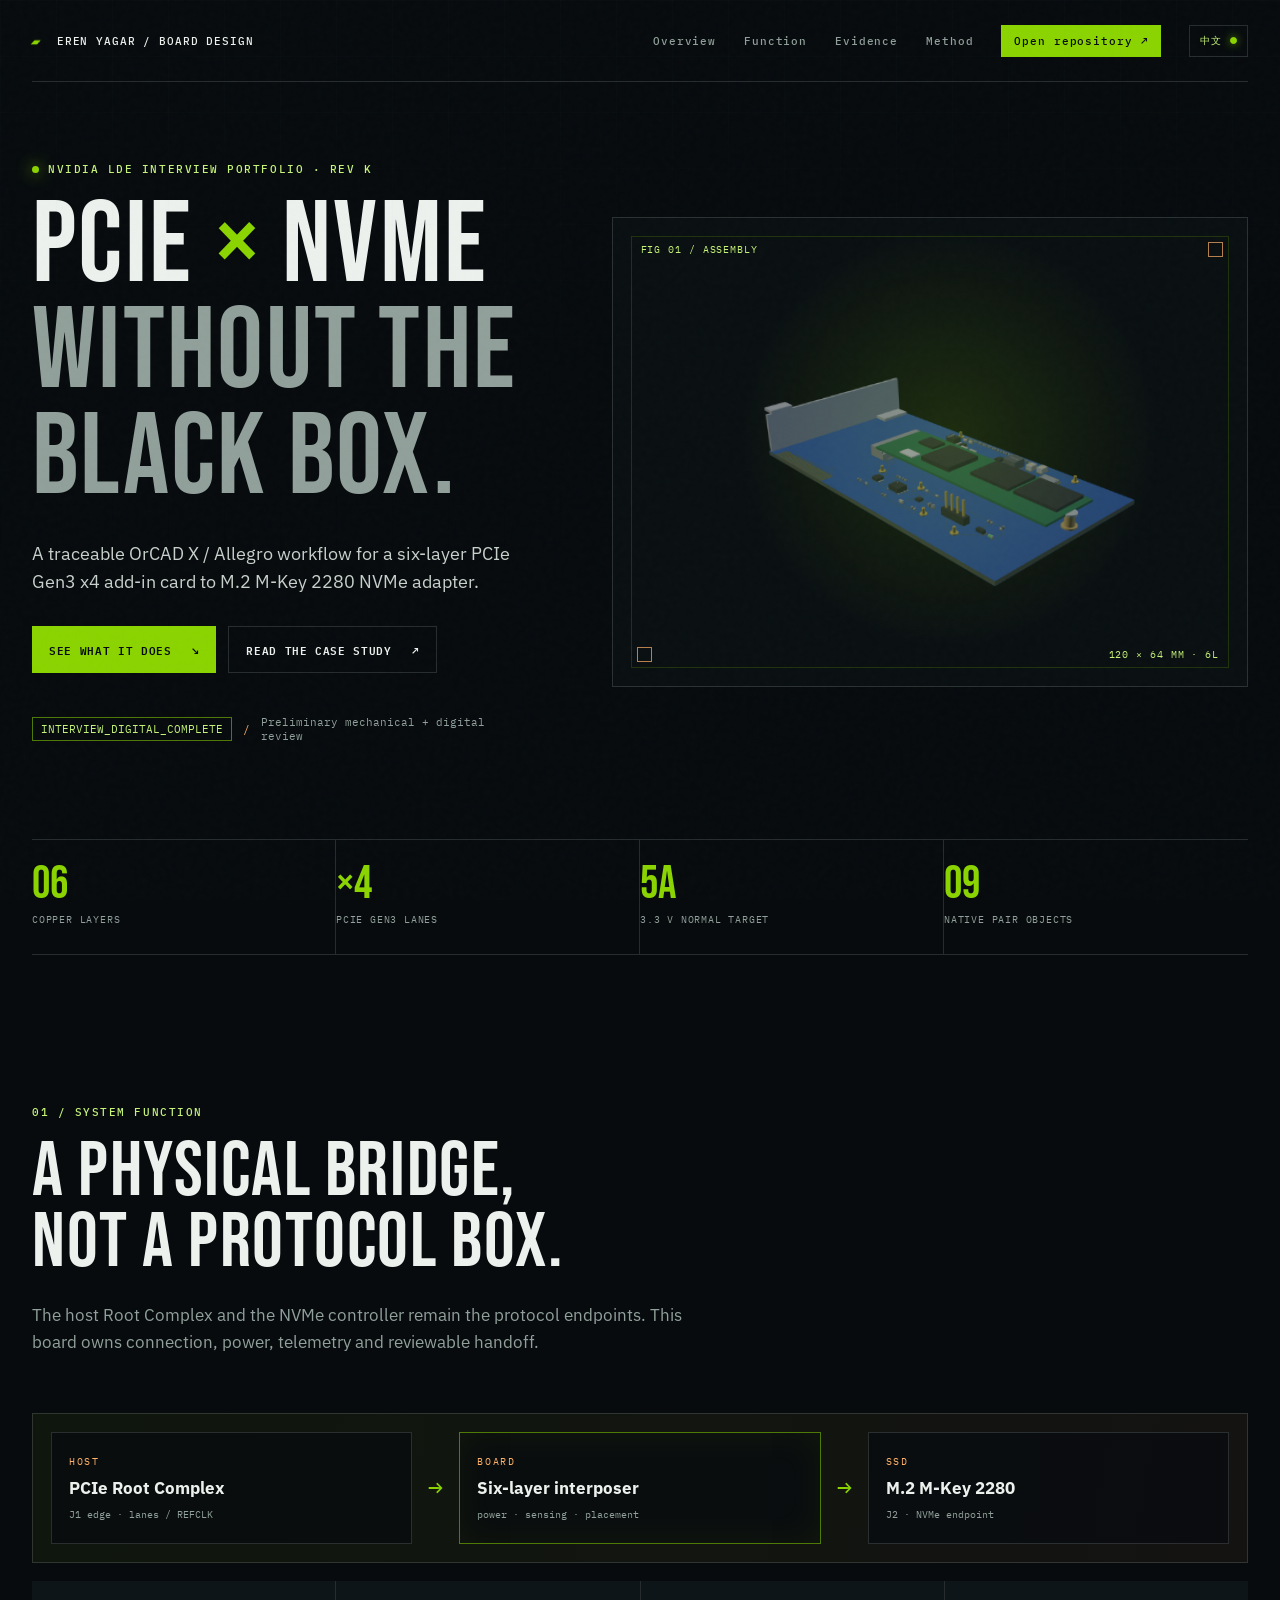
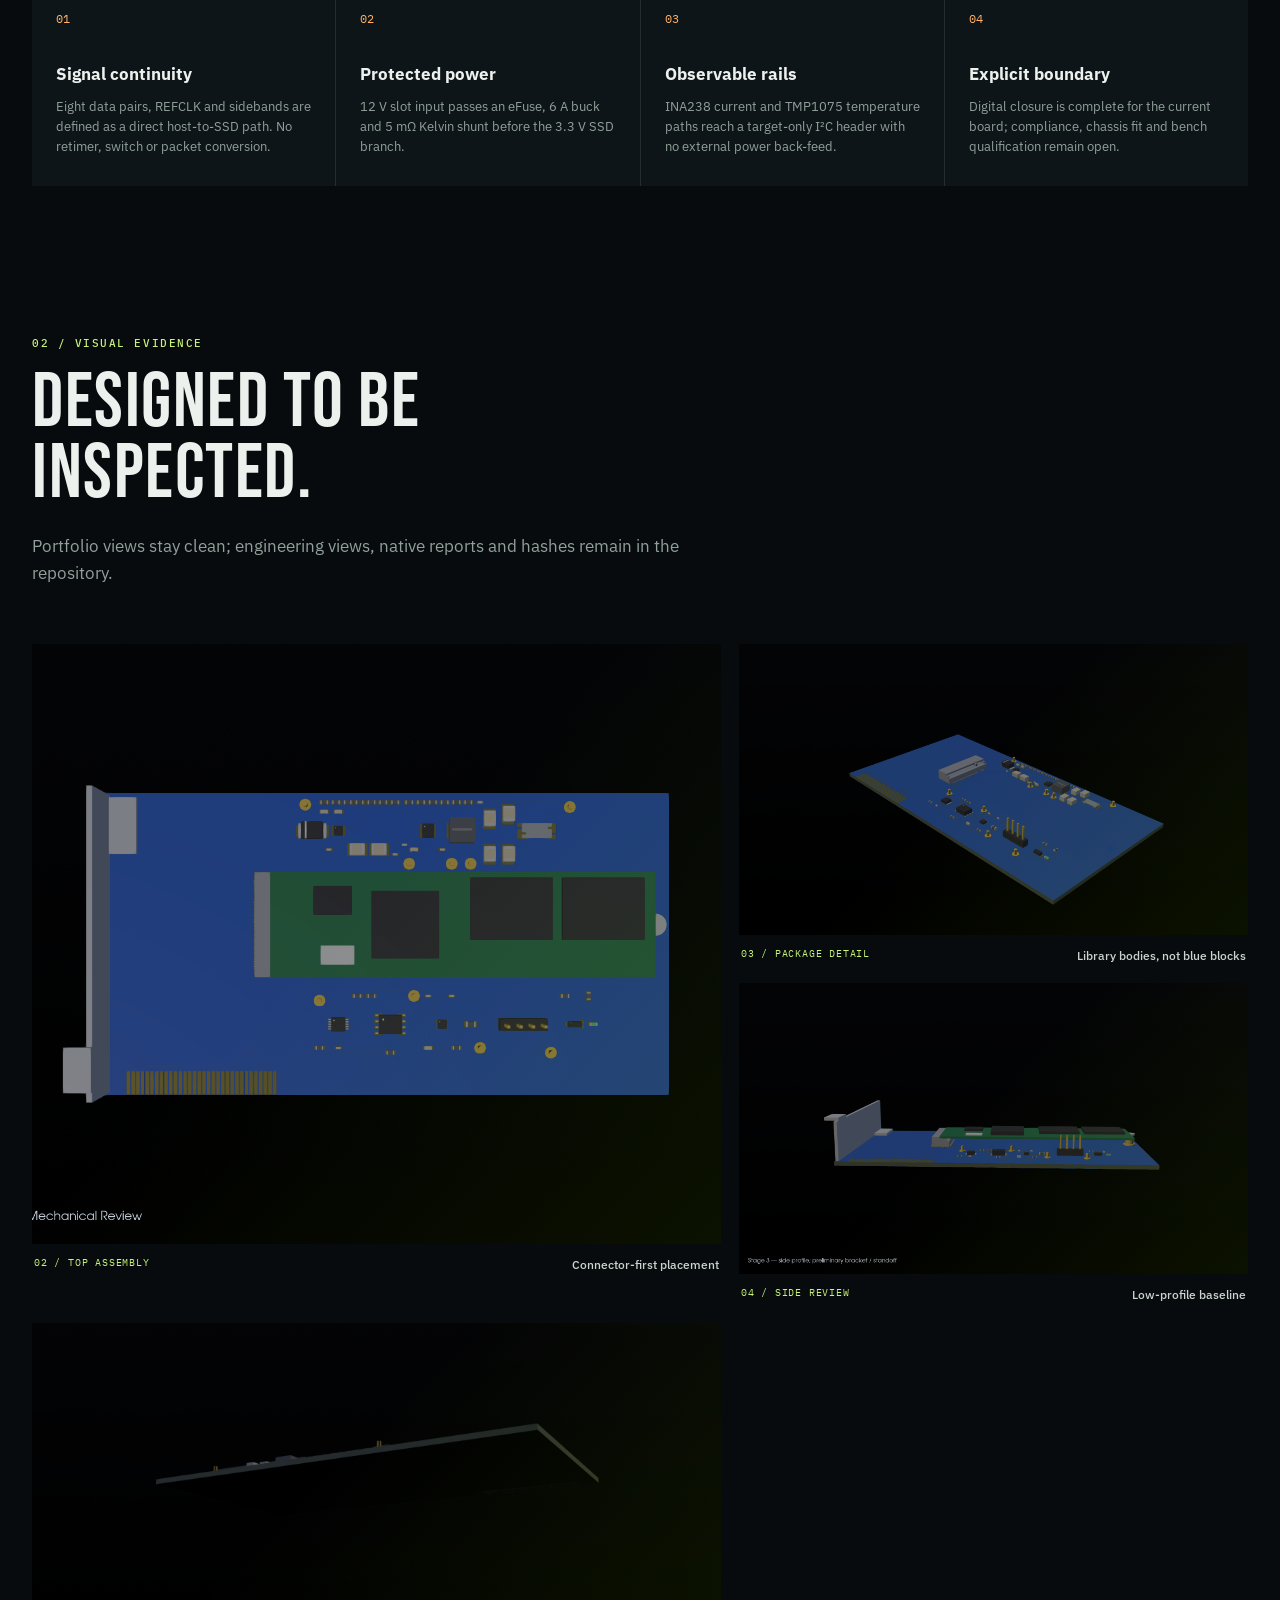
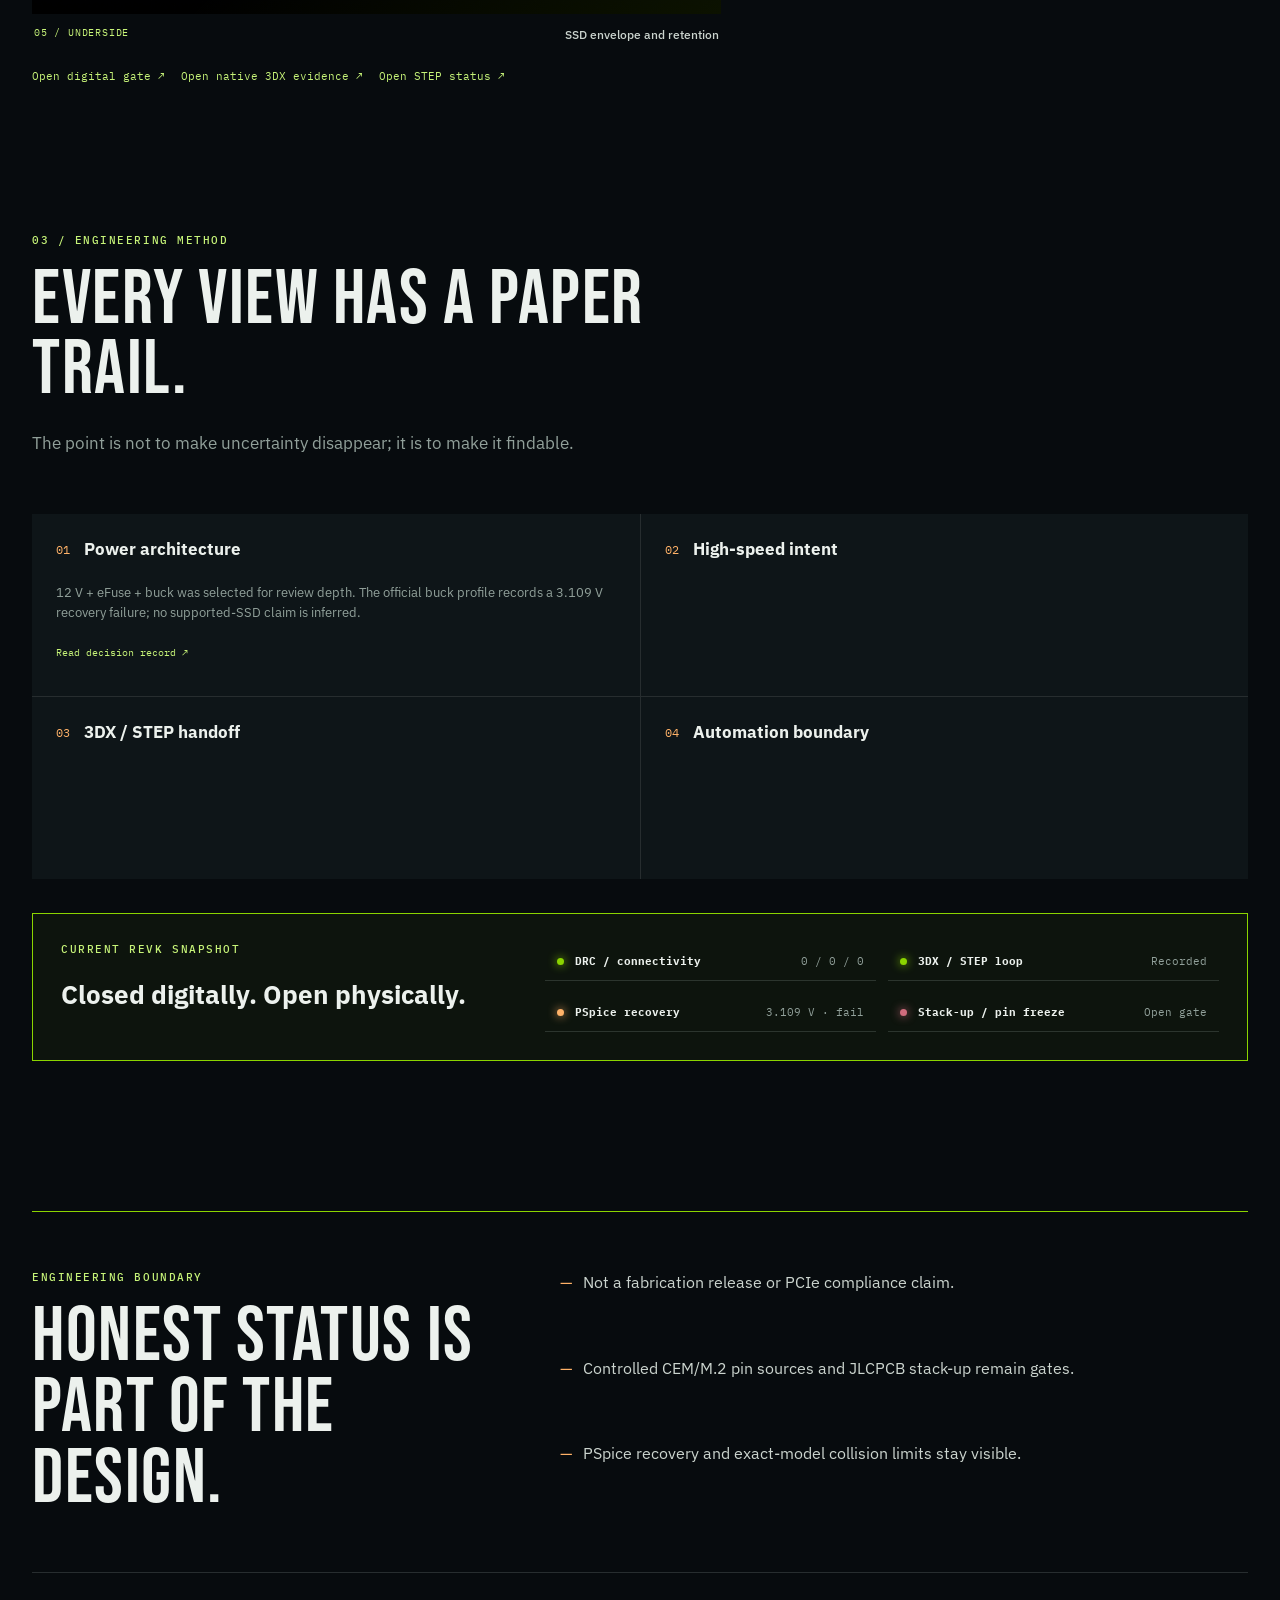
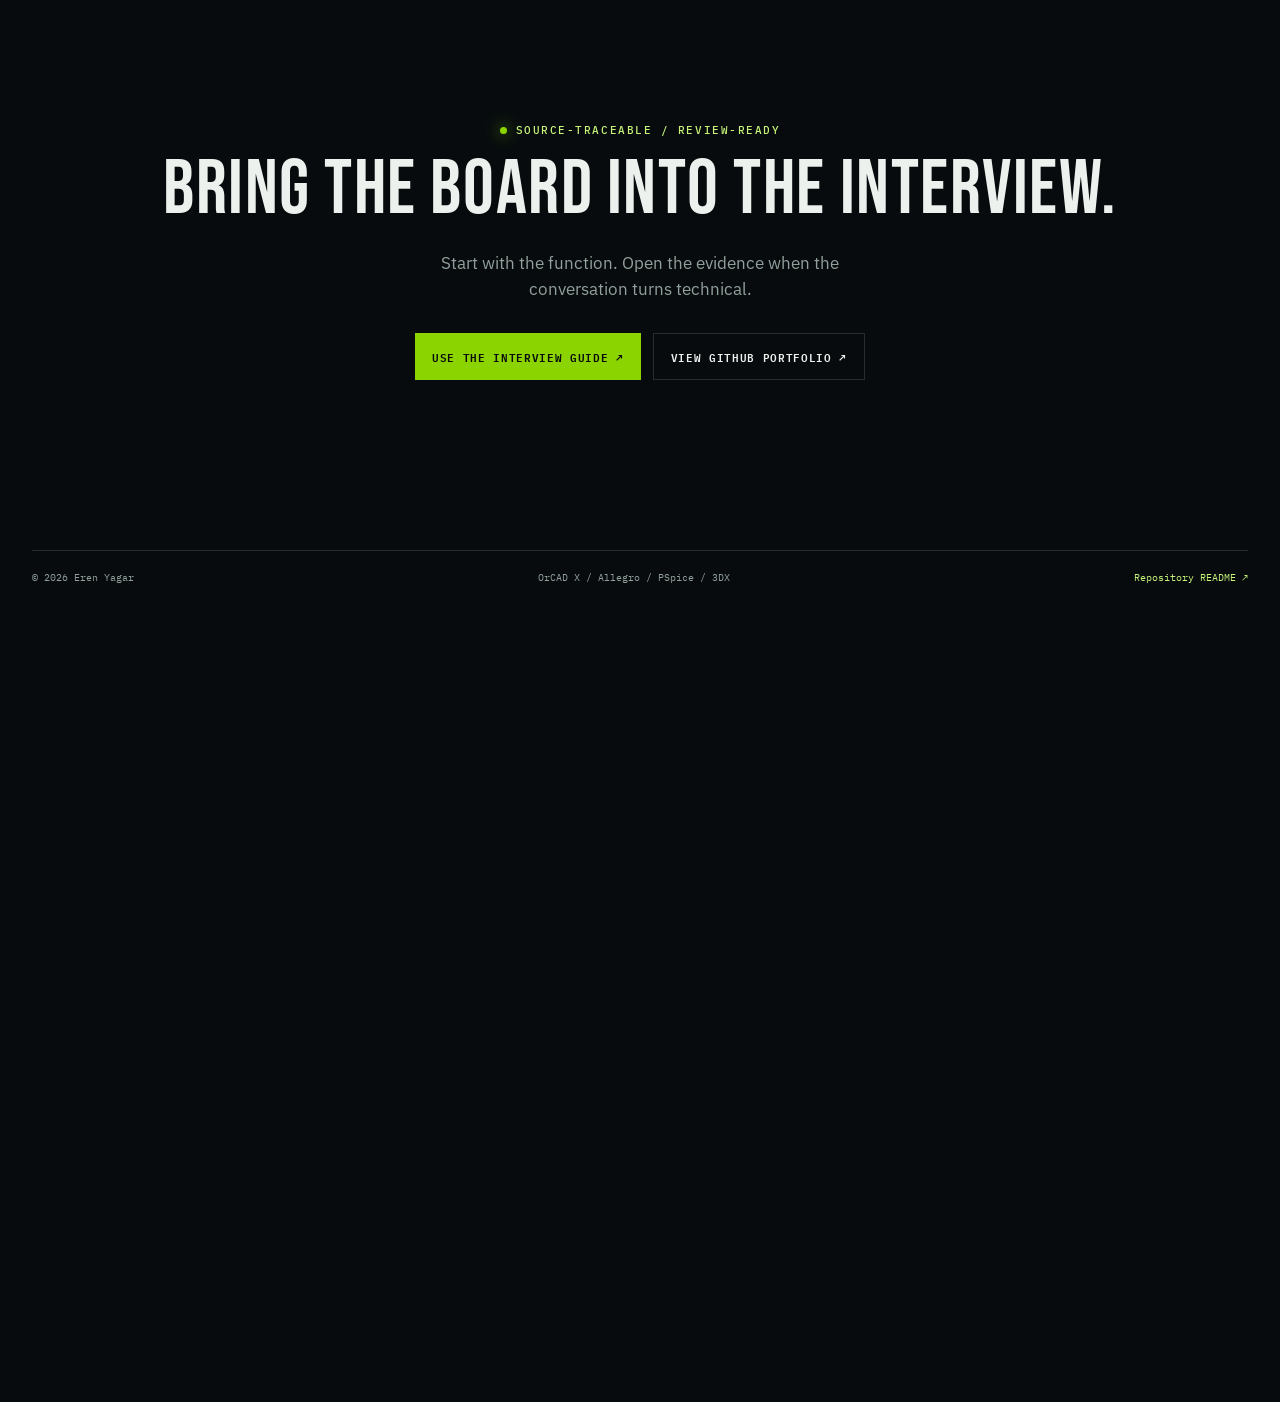
<file: index.html>
<!doctype html>
<html lang="en">
<head>
  <meta charset="utf-8">
  <meta http-equiv="refresh" content="0; url=portfolio/">
  <meta name="viewport" content="width=device-width, initial-scale=1">
  <title>PCIe × NVMe — OrCAD Portfolio</title>
  <style>body{margin:0;background:#070b0e;color:#ecf1ed;font:16px system-ui,sans-serif;display:grid;place-items:center;min-height:100vh}a{color:#8bd400}</style>
</head>
<body>
  <p>Opening the <a href="portfolio/">OrCAD portfolio page</a>…</p>
</body>
</html>
</file>
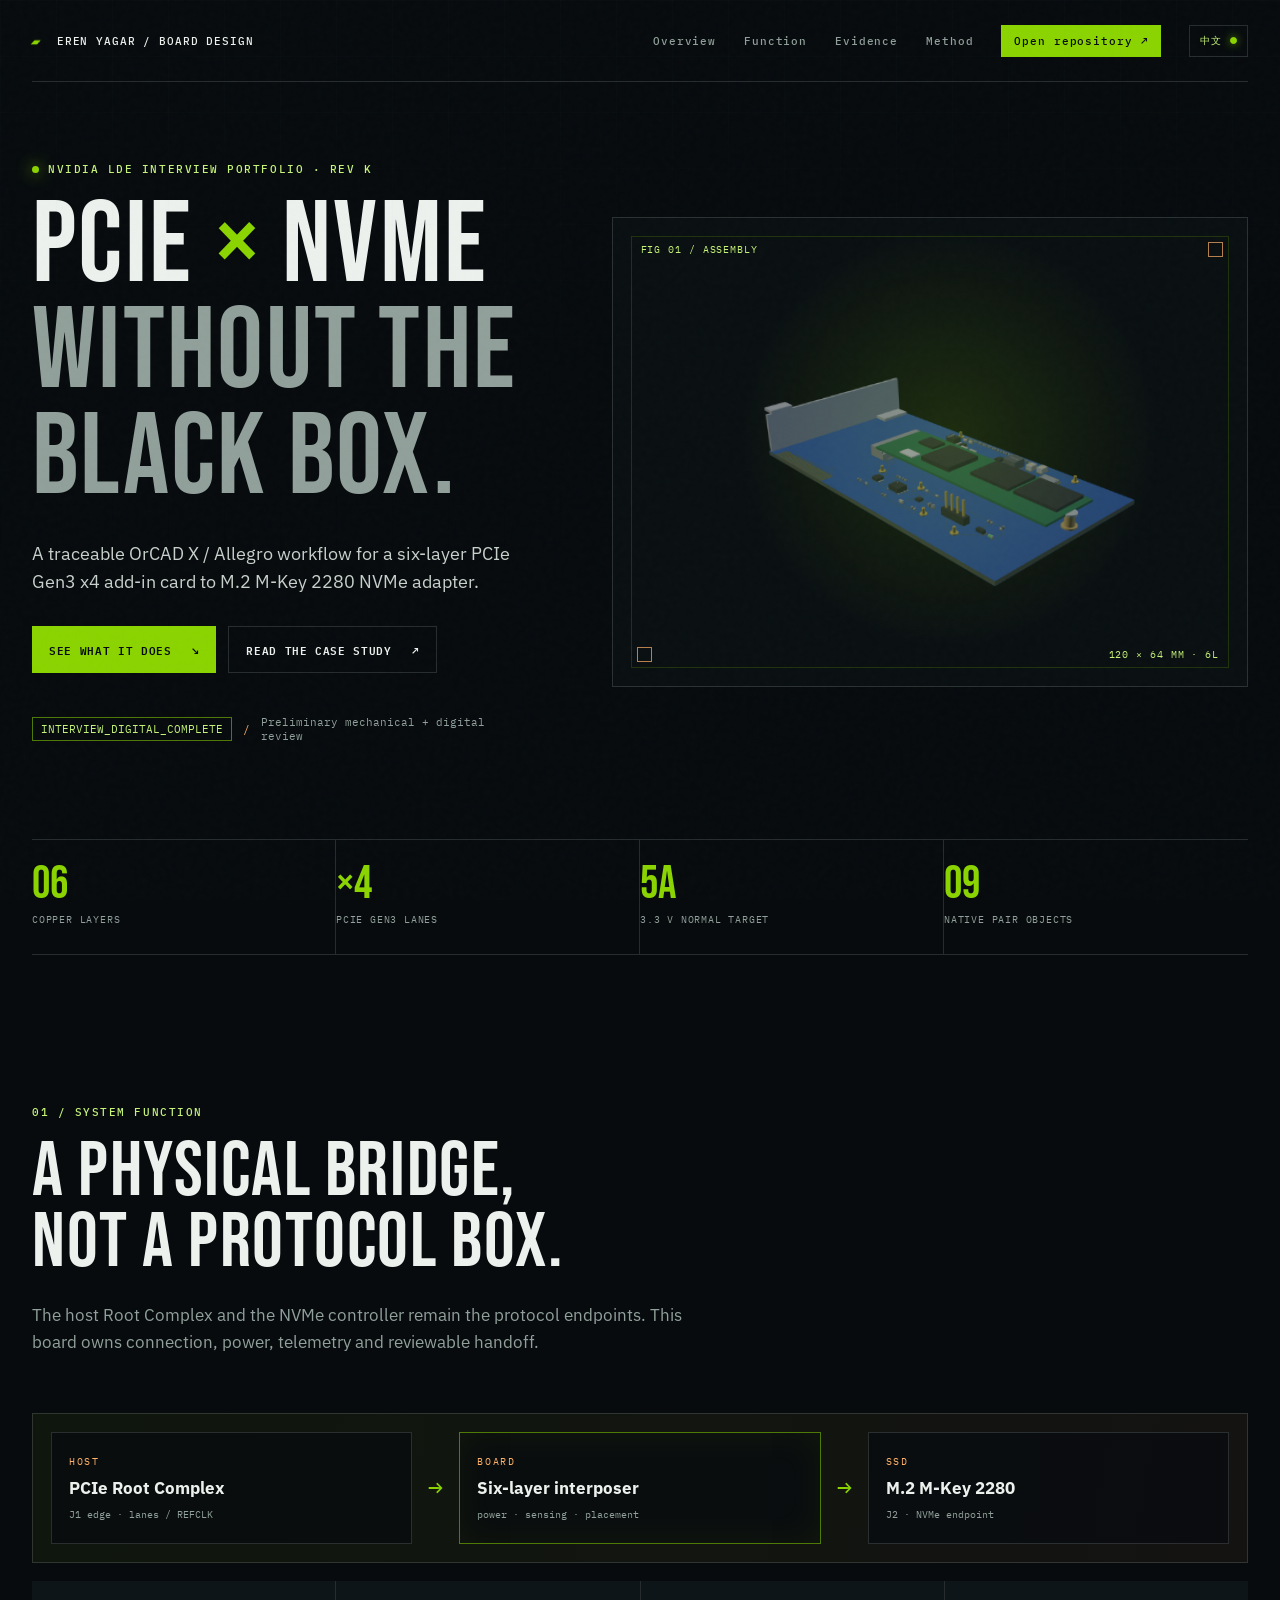
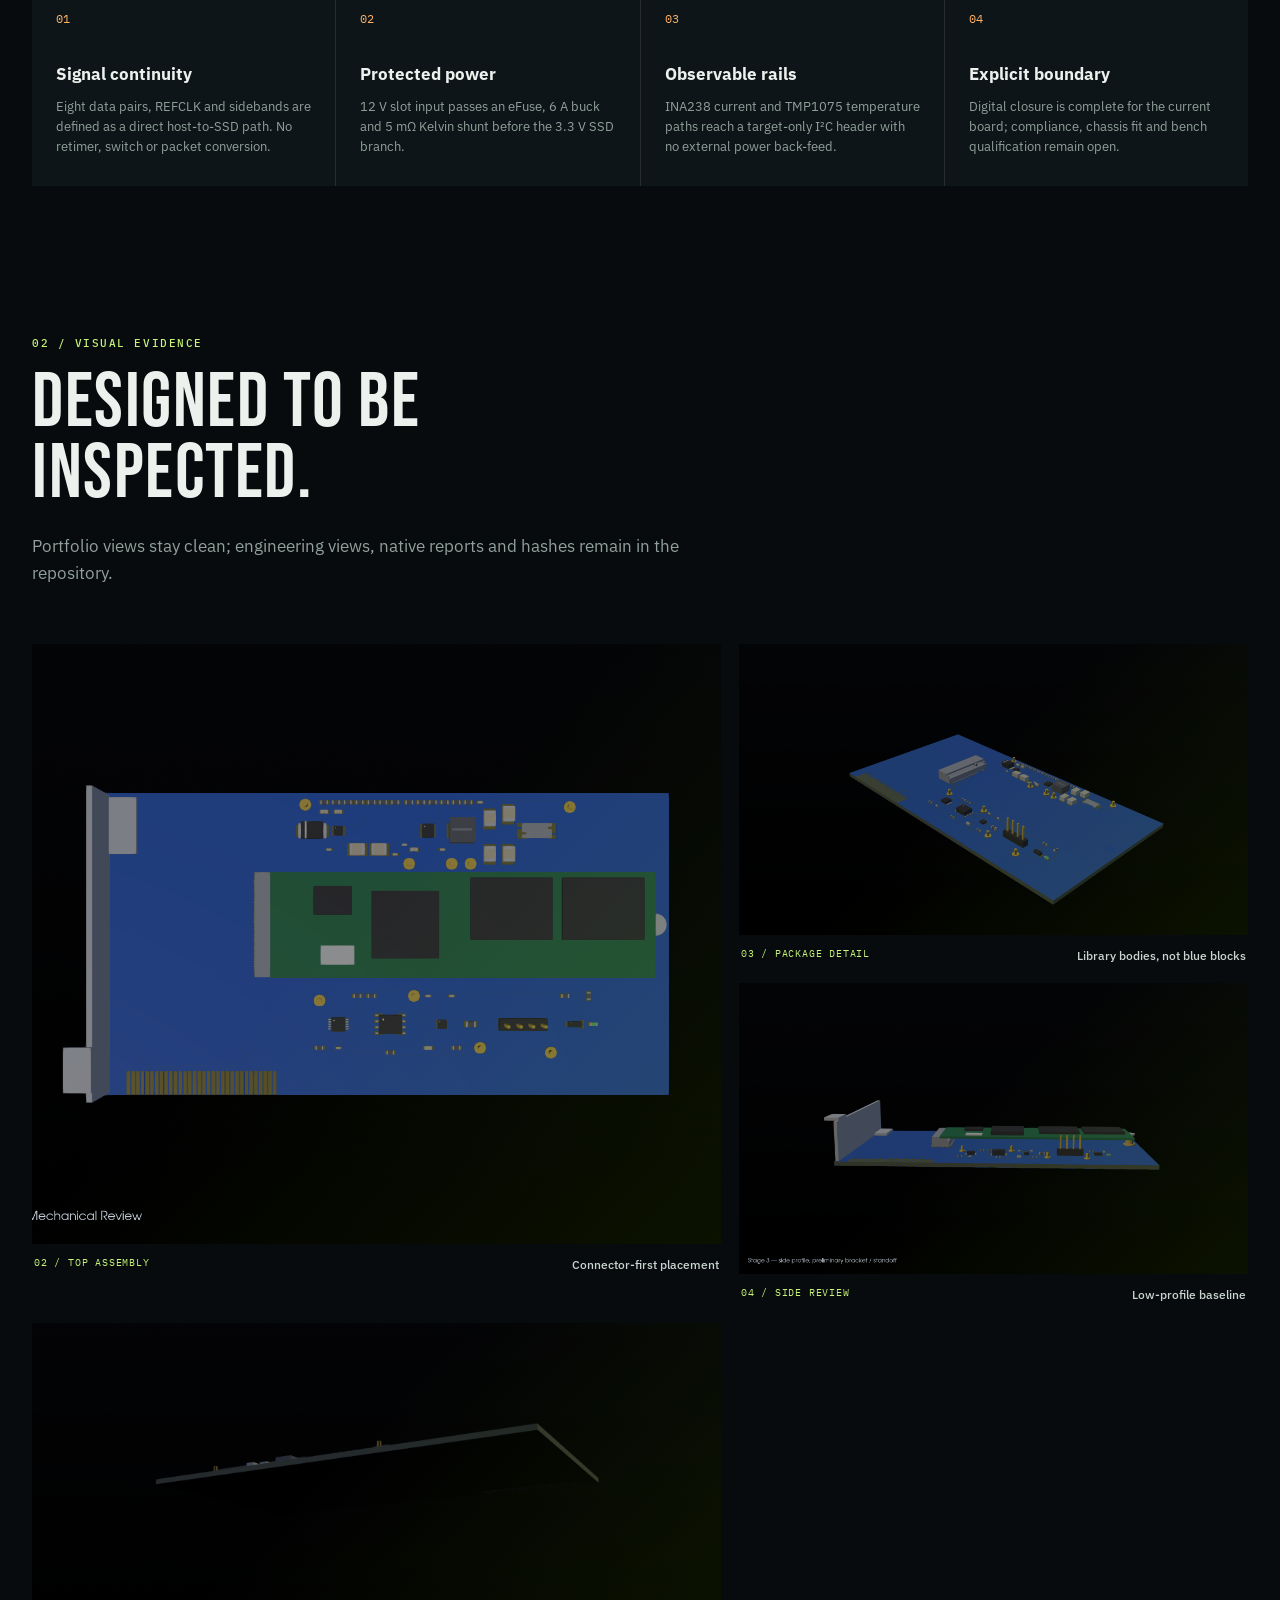
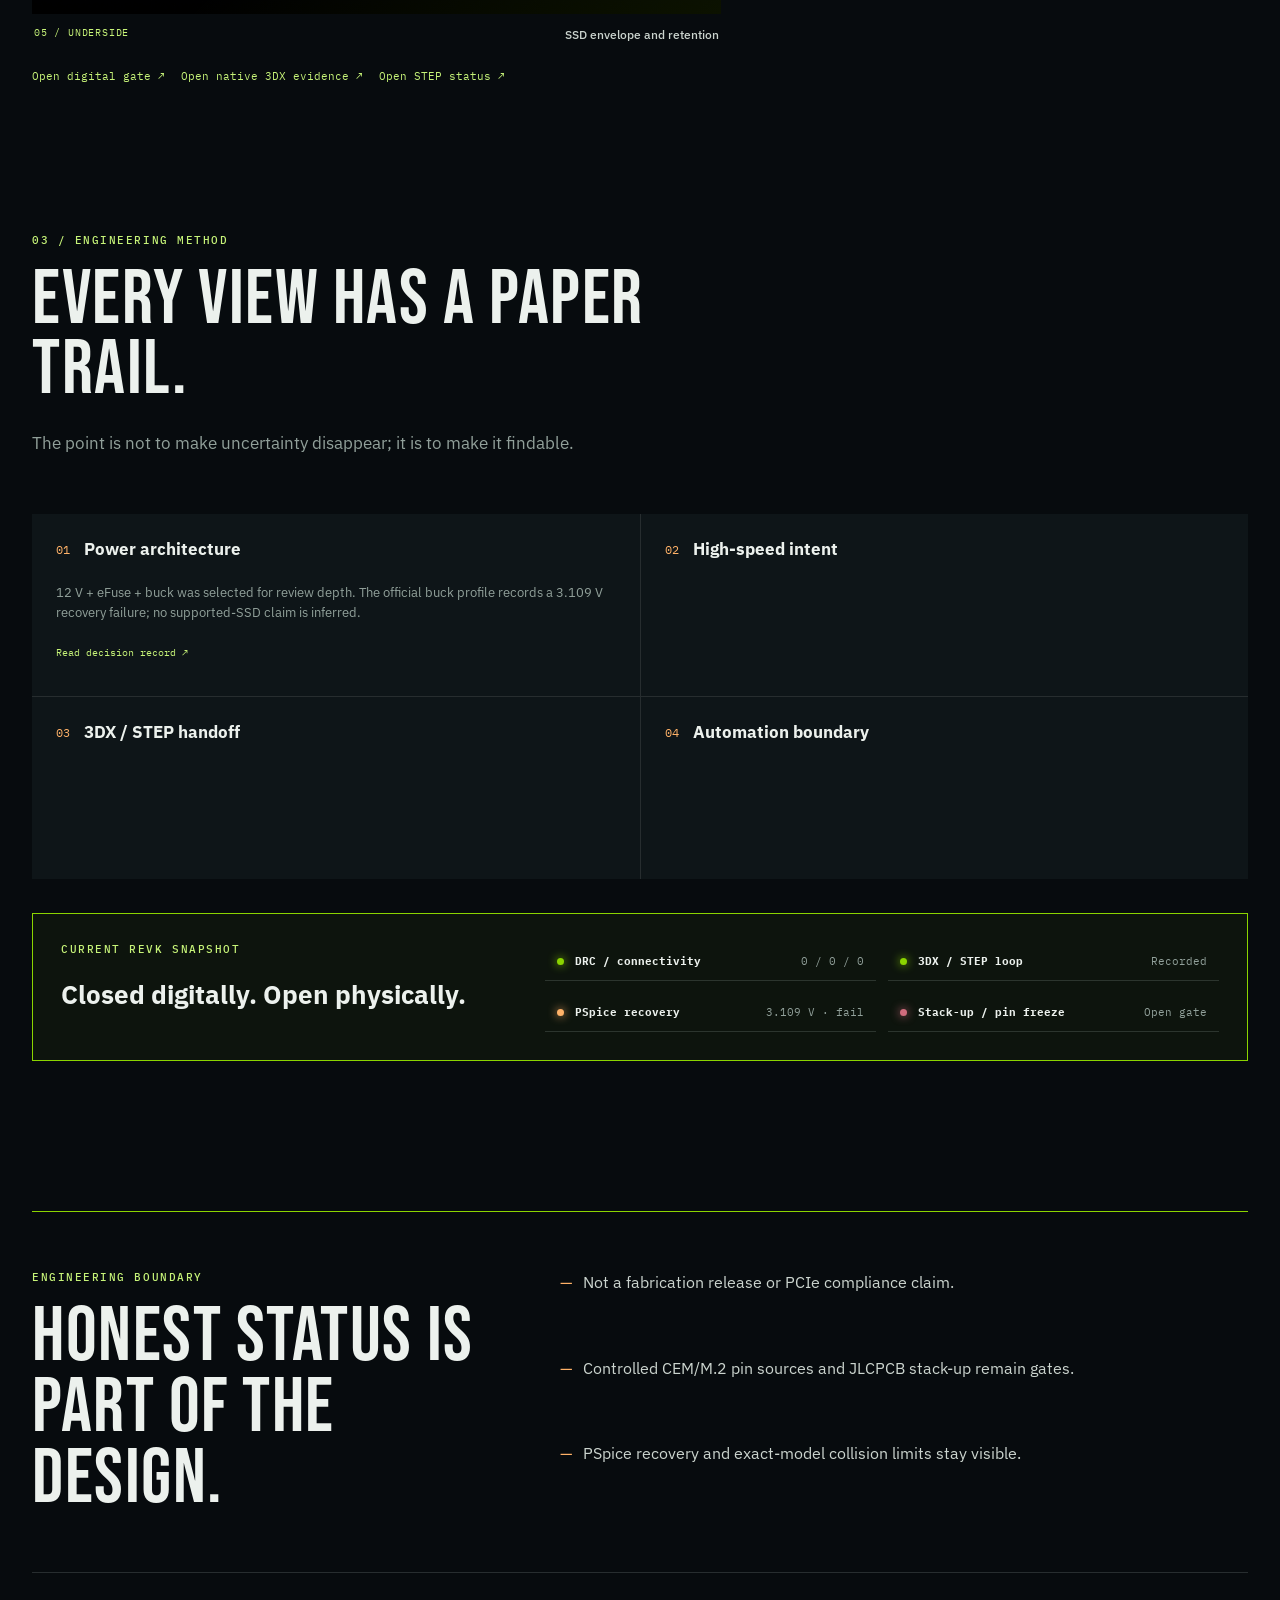
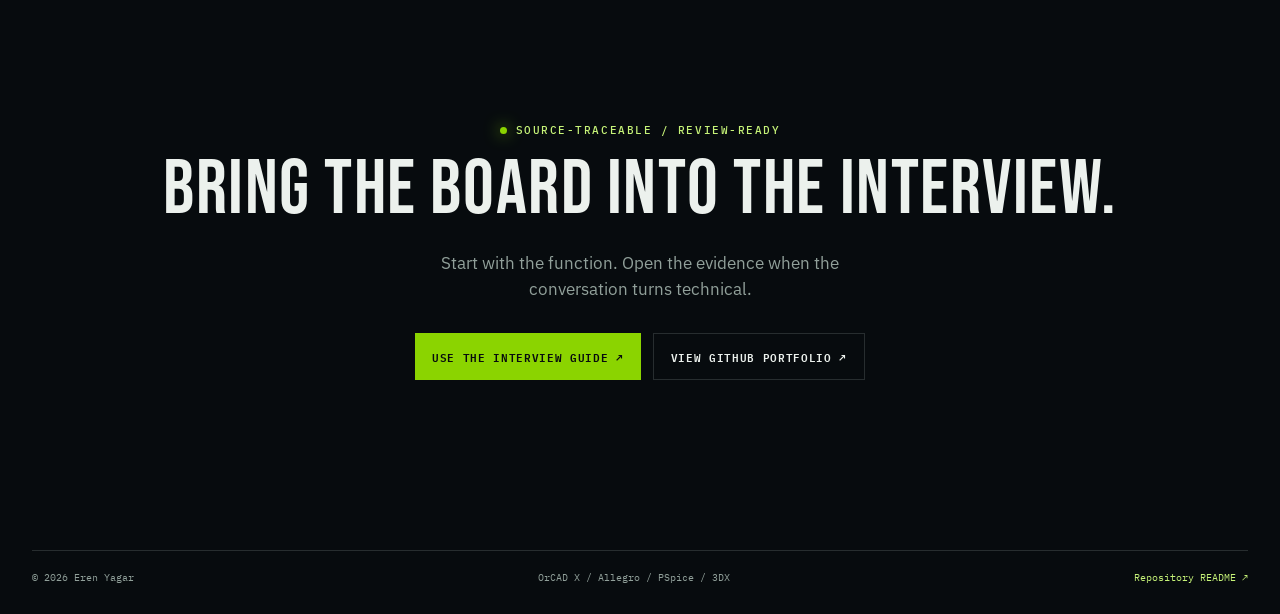
<file: portfolio/index.html>
<!doctype html>
<html lang="en">
<head>
  <meta charset="utf-8">
  <meta name="viewport" content="width=device-width, initial-scale=1">
  <meta name="description" content="Traceable OrCAD X and Allegro PCIe Gen3 x4 to M.2 NVMe adapter case study.">
  <title>PCIe × NVMe — OrCAD Portfolio</title>
  <link rel="preconnect" href="https://fonts.googleapis.com">
  <link rel="preconnect" href="https://fonts.gstatic.com" crossorigin>
  <link href="https://fonts.googleapis.com/css2?family=Bebas+Neue&family=IBM+Plex+Mono:wght@400;500;600&family=IBM+Plex+Sans:wght@400;500;600;700&display=swap" rel="stylesheet">
  <link rel="stylesheet" href="styles.css">
</head>
<body>
  <div class="grain" aria-hidden="true"></div>
  <header class="site-header">
    <a class="wordmark" href="../README.md" aria-label="Back to repository README"><span class="mark">▰</span> EREN YAGAR / BOARD DESIGN</a>
    <nav aria-label="Portfolio navigation">
      <a href="#overview" data-i18n="navOverview">Overview</a>
      <a href="#function" data-i18n="navFunction">Function</a>
      <a href="#evidence" data-i18n="navEvidence">Evidence</a>
      <a href="#method" data-i18n="navMethod">Method</a>
      <a class="nav-cta" href="https://github.com/ErenYagar/nvidia-lde-orcad-portfolio" data-i18n="navRepo">Open repository ↗</a>
      <button class="lang-toggle" id="lang-toggle" type="button" aria-label="Switch language"><span id="lang-label">中文</span><span class="toggle-dot" aria-hidden="true"></span></button>
    </nav>
  </header>

  <main>
    <section class="hero" id="overview">
      <div class="hero-copy">
        <p class="eyebrow"><span class="dot"></span><span data-i18n="eyebrow">NVIDIA LDE INTERVIEW PORTFOLIO · REV K</span></p>
        <h1 data-i18n="heroTitle">PCIe <em>×</em> NVMe<br><span>without the black box.</span></h1>
        <p class="lede" data-i18n="heroLede">A traceable OrCAD X / Allegro workflow for a six-layer PCIe Gen3 x4 add-in card to M.2 M-Key 2280 NVMe adapter.</p>
        <div class="hero-actions"><a class="button button-primary" href="#function"><span data-i18n="explore">See what it does</span> ↘</a><a class="button button-ghost" href="../PROJECT_REPORT.md"><span data-i18n="engineeringLog">Read the case study</span> ↗</a></div>
        <div class="status-line"><span class="status-pill" data-i18n="status">INTERVIEW_DIGITAL_COMPLETE</span><span class="slash">/</span><span data-i18n="statusDetail">Preliminary mechanical + digital review</span></div>
      </div>
      <div class="hero-visual"><div class="visual-label top-left">FIG 01 / ASSEMBLY</div><div class="visual-label bottom-right">120 × 64 MM · 6L</div><div class="crosshair crosshair-a"></div><div class="crosshair crosshair-b"></div><img src="../evidence/stage3/portfolio_revk/stage3_hero_isometric_assembly.png" data-alt-key="heroAlt" alt="Isometric 3D assembly view of the PCIe to M.2 NVMe adapter board" class="hero-image"></div>
    </section>

    <section class="metrics" aria-label="Design metrics"><div><strong>06</strong><span data-i18n="metricLayers">copper layers</span></div><div><strong>×4</strong><span data-i18n="metricLanes">PCIe Gen3 lanes</span></div><div><strong>5A</strong><span data-i18n="metricLoad">3.3 V normal target</span></div><div><strong>09</strong><span data-i18n="metricPairs">native pair objects</span></div></section>

    <section class="section function-section" id="function">
      <div class="section-heading"><p class="kicker" data-i18n="functionKicker">01 / SYSTEM FUNCTION</p><h2 data-i18n="functionTitle">A physical bridge,<br>not a protocol box.</h2><p data-i18n="functionLede">The host Root Complex and the NVMe controller remain the protocol endpoints. This board owns connection, power, telemetry and reviewable handoff.</p></div>
      <div class="architecture-strip" aria-label="System architecture"><div class="arch-node"><span class="arch-tag">HOST</span><strong data-i18n="archHost">PCIe Root Complex</strong><small data-i18n="archHostSmall">J1 edge · lanes / REFCLK</small></div><span class="arch-arrow">→</span><div class="arch-node arch-focus"><span class="arch-tag">BOARD</span><strong data-i18n="archBoard">Six-layer interposer</strong><small data-i18n="archBoardSmall">power · sensing · placement</small></div><span class="arch-arrow">→</span><div class="arch-node"><span class="arch-tag">SSD</span><strong data-i18n="archSsd">M.2 M-Key 2280</strong><small data-i18n="archSsdSmall">J2 · NVMe endpoint</small></div></div>
      <div class="function-grid"><article><span class="number">01</span><h3 data-i18n="funcSignalTitle">Signal continuity</h3><p data-i18n="funcSignalBody">Eight data pairs, REFCLK and sidebands are defined as a direct host-to-SSD path. No retimer, switch or packet conversion.</p></article><article><span class="number">02</span><h3 data-i18n="funcPowerTitle">Protected power</h3><p data-i18n="funcPowerBody">12 V slot input passes an eFuse, 6 A buck and 5 mΩ Kelvin shunt before the 3.3 V SSD branch.</p></article><article><span class="number">03</span><h3 data-i18n="funcTelemetryTitle">Observable rails</h3><p data-i18n="funcTelemetryBody">INA238 current and TMP1075 temperature paths reach a target-only I²C header with no external power back-feed.</p></article><article><span class="number">04</span><h3 data-i18n="funcBoundaryTitle">Explicit boundary</h3><p data-i18n="funcBoundaryBody">Digital closure is complete for the current board; compliance, chassis fit and bench qualification remain open.</p></article></div>
    </section>

    <section class="section evidence-section" id="evidence">
      <div class="section-heading"><p class="kicker" data-i18n="evidenceKicker">02 / VISUAL EVIDENCE</p><h2 data-i18n="evidenceTitle">Designed to be inspected.</h2><p data-i18n="evidenceLede">Portfolio views stay clean; engineering views, native reports and hashes remain in the repository.</p></div>
      <div class="gallery"><figure class="gallery-card gallery-card-large"><button class="image-button" data-full="../evidence/stage3/portfolio_revk/stage3_top_assembly.png"><img src="../evidence/stage3/portfolio_revk/stage3_top_assembly.png" data-alt-key="topAlt" alt="Top assembly view showing M.2 slot, PCIe edge connector and component placement"><span class="zoom" data-i18n="viewFull">VIEW FULL ↗</span></button><figcaption><span>02 / TOP ASSEMBLY</span><strong data-i18n="topCaption">Connector-first placement</strong></figcaption></figure><figure class="gallery-card"><button class="image-button" data-full="../evidence/stage3/portfolio_revk/stage3_hero_isometric_pcb_detail.png"><img src="../evidence/stage3/portfolio_revk/stage3_hero_isometric_pcb_detail.png" data-alt-key="detailAlt" alt="Detailed isometric PCB view with component package models"><span class="zoom" data-i18n="viewFull">VIEW FULL ↗</span></button><figcaption><span>03 / PACKAGE DETAIL</span><strong data-i18n="detailCaption">Library bodies, not blue blocks</strong></figcaption></figure><figure class="gallery-card"><button class="image-button" data-full="../evidence/stage3/portfolio_revk/stage3_side.png"><img src="../evidence/stage3/portfolio_revk/stage3_side.png" data-alt-key="sideAlt" alt="Side view showing board thickness and low profile clearance"><span class="zoom" data-i18n="viewFull">VIEW FULL ↗</span></button><figcaption><span>04 / SIDE REVIEW</span><strong data-i18n="sideCaption">Low-profile baseline</strong></figcaption></figure><figure class="gallery-card"><button class="image-button" data-full="../evidence/stage3/portfolio_revk/stage3_ssd_underside.png"><img src="../evidence/stage3/portfolio_revk/stage3_ssd_underside.png" data-alt-key="ssdAlt" alt="Underside view showing the SSD envelope and retention geometry"><span class="zoom" data-i18n="viewFull">VIEW FULL ↗</span></button><figcaption><span>05 / UNDERSIDE</span><strong data-i18n="ssdCaption">SSD envelope and retention</strong></figcaption></figure></div>
      <div class="evidence-links"><a href="../evidence/stage3/stage3_delivery_gate.md" data-i18n="gateLink">Open digital gate ↗</a><a href="../evidence/stage3/3dx_native_revk/revk_top_isometric_detailed_with_ui.png" data-i18n="modelLink">Open native 3DX evidence ↗</a><a href="../evidence/stage3/3d_status.md" data-i18n="camLink">Open STEP status ↗</a></div>
    </section>

    <section class="section method-section" id="method">
      <div class="section-heading"><p class="kicker" data-i18n="methodKicker">03 / ENGINEERING METHOD</p><h2 data-i18n="methodTitle">Every view has a paper trail.</h2><p data-i18n="methodLede">The point is not to make uncertainty disappear; it is to make it findable.</p></div>
      <div class="decision-grid"><details open><summary><span>01</span><b data-i18n="decPowerTitle">Power architecture</b></summary><p data-i18n="decPowerBody">12 V + eFuse + buck was selected for review depth. The official buck profile records a 3.109 V recovery failure; no supported-SSD claim is inferred.</p><a href="../docs/architecture_tradeoff.md" data-i18n="readDecision">Read decision record ↗</a></details><details><summary><span>02</span><b data-i18n="decHsTitle">High-speed intent</b></summary><p data-i18n="decHsBody">Nine native differential-pair objects exist. Width, gap, via and skew remain pending the actual fabricator stack-up and controlled spec.</p><a href="../evidence/stage3/constraint_manager_status.md" data-i18n="readConstraints">Read constraint status ↗</a></details><details><summary><span>03</span><b data-i18n="decMechTitle">3DX / STEP handoff</b></summary><p data-i18n="decMechBody">Native 3DX views and AP242/mm STEP re-import are hash-bound to RevK. Missing exact models keep collision cases preliminary or blocked.</p><a href="../evidence/stage3/3d_status.md" data-i18n="read3d">Read 3D status ↗</a></details><details><summary><span>04</span><b data-i18n="decAutoTitle">Automation boundary</b></summary><p data-i18n="decAutoBody">Python validators test CSV/report contracts and negative fixtures; they do not replace native Cadence review or bench data.</p><a href="../scripts/test_validators.py" data-i18n="readTests">Read test harness ↗</a></details></div>
      <div class="verification-panel"><div><p class="kicker" data-i18n="verifyKicker">CURRENT REVK SNAPSHOT</p><h3 data-i18n="verifyTitle">Closed digitally. Open physically.</h3></div><div class="verify-list"><div><span class="status-dot verified"></span><b>DRC / connectivity</b><em>0 / 0 / 0</em></div><div><span class="status-dot verified"></span><b>3DX / STEP loop</b><em data-i18n="verifyStep">Recorded</em></div><div><span class="status-dot limited"></span><b>PSpice recovery</b><em>3.109 V · fail</em></div><div><span class="status-dot blocked"></span><b data-i18n="verifyFreeze">Stack-up / pin freeze</b><em data-i18n="verifyOpen">Open gate</em></div></div></div>
    </section>

    <section class="boundary" aria-labelledby="boundary-title"><div><p class="kicker" data-i18n="boundaryKicker">ENGINEERING BOUNDARY</p><h2 id="boundary-title" data-i18n="boundaryTitle">Honest status is part of the design.</h2></div><ul><li data-i18n="boundary1">Not a fabrication release or PCIe compliance claim.</li><li data-i18n="boundary2">Controlled CEM/M.2 pin sources and JLCPCB stack-up remain gates.</li><li data-i18n="boundary3">PSpice recovery and exact-model collision limits stay visible.</li></ul></section>

    <section class="closing"><p class="eyebrow"><span class="dot"></span><span data-i18n="closingEyebrow">SOURCE-TRACEABLE / REVIEW-READY</span></p><h2 data-i18n="closingTitle">Bring the board into the interview.</h2><p data-i18n="closingBody">Start with the function. Open the evidence when the conversation turns technical.</p><div class="closing-actions"><a class="button button-primary" href="../docs/INTERVIEW_GUIDE.md" data-i18n="closingGuide">Use the interview guide ↗</a><a class="button button-ghost" href="https://github.com/ErenYagar/nvidia-lde-orcad-portfolio" data-i18n="closingRepo">View GitHub portfolio ↗</a></div></section>
  </main>

  <footer class="site-footer"><span>© 2026 Eren Yagar</span><span>OrCAD X / Allegro / PSpice / 3DX</span><a href="../README.md" data-i18n="footerReadme">Repository README ↗</a></footer>
  <dialog id="lightbox" aria-label="Expanded portfolio image"><button class="close-dialog" aria-label="Close image">×</button><img id="lightbox-image" alt=""></dialog>
  <script>
    const translations = {
      en: {
        navOverview:'Overview',navFunction:'Function',navEvidence:'Evidence',navMethod:'Method',navRepo:'Open repository ↗',eyebrow:'NVIDIA LDE INTERVIEW PORTFOLIO · REV K',heroTitle:'PCIe <em>×</em> NVMe<br><span>without the black box.</span>',heroLede:'A traceable OrCAD X / Allegro workflow for a six-layer PCIe Gen3 x4 add-in card to M.2 M-Key 2280 NVMe adapter.',explore:'See what it does',engineeringLog:'Read the case study',status:'INTERVIEW_DIGITAL_COMPLETE',statusDetail:'Preliminary mechanical + digital review',metricLayers:'copper layers',metricLanes:'PCIe Gen3 lanes',metricLoad:'3.3 V normal target',metricPairs:'native pair objects',functionKicker:'01 / SYSTEM FUNCTION',functionTitle:'A physical bridge,<br>not a protocol box.',functionLede:'The host Root Complex and the NVMe controller remain the protocol endpoints. This board owns connection, power, telemetry and reviewable handoff.',archHost:'PCIe Root Complex',archHostSmall:'J1 edge · lanes / REFCLK',archBoard:'Six-layer interposer',archBoardSmall:'power · sensing · placement',archSsd:'M.2 M-Key 2280',archSsdSmall:'J2 · NVMe endpoint',funcSignalTitle:'Signal continuity',funcSignalBody:'Eight data pairs, REFCLK and sidebands are defined as a direct host-to-SSD path. No retimer, switch or packet conversion.',funcPowerTitle:'Protected power',funcPowerBody:'12 V slot input passes an eFuse, 6 A buck and 5 mΩ Kelvin shunt before the 3.3 V SSD branch.',funcTelemetryTitle:'Observable rails',funcTelemetryBody:'INA238 current and TMP1075 temperature paths reach a target-only I²C header with no external power back-feed.',funcBoundaryTitle:'Explicit boundary',funcBoundaryBody:'Digital closure is complete for the current board; compliance, chassis fit and bench qualification remain open.',evidenceKicker:'02 / VISUAL EVIDENCE',evidenceTitle:'Designed to be inspected.',evidenceLede:'Portfolio views stay clean; engineering views, native reports and hashes remain in the repository.',viewFull:'VIEW FULL ↗',topCaption:'Connector-first placement',detailCaption:'Library bodies, not blue blocks',sideCaption:'Low-profile baseline',ssdCaption:'SSD envelope and retention',gateLink:'Open digital gate ↗',modelLink:'Open native 3DX evidence ↗',camLink:'Open STEP status ↗',methodKicker:'03 / ENGINEERING METHOD',methodTitle:'Every view has a paper trail.',methodLede:'The point is not to make uncertainty disappear; it is to make it findable.',decPowerTitle:'Power architecture',decPowerBody:'12 V + eFuse + buck was selected for review depth. The official buck profile records a 3.109 V recovery failure; no supported-SSD claim is inferred.',readDecision:'Read decision record ↗',decHsTitle:'High-speed intent',decHsBody:'Nine native differential-pair objects exist. Width, gap, via and skew remain pending the actual fabricator stack-up and controlled spec.',readConstraints:'Read constraint status ↗',decMechTitle:'3DX / STEP handoff',decMechBody:'Native 3DX views and AP242/mm STEP re-import are hash-bound to RevK. Missing exact models keep collision cases preliminary or blocked.',read3d:'Read 3D status ↗',decAutoTitle:'Automation boundary',decAutoBody:'Python validators test CSV/report contracts and negative fixtures; they do not replace native Cadence review or bench data.',readTests:'Read test harness ↗',verifyKicker:'CURRENT REVK SNAPSHOT',verifyTitle:'Closed digitally. Open physically.',verifyStep:'Recorded',verifyFreeze:'Stack-up / pin freeze',verifyOpen:'Open gate',boundaryKicker:'ENGINEERING BOUNDARY',boundaryTitle:'Honest status is part of the design.',boundary1:'Not a fabrication release or PCIe compliance claim.',boundary2:'Controlled CEM/M.2 pin sources and JLCPCB stack-up remain gates.',boundary3:'PSpice recovery and exact-model collision limits stay visible.',closingEyebrow:'SOURCE-TRACEABLE / REVIEW-READY',closingTitle:'Bring the board into the interview.',closingBody:'Start with the function. Open the evidence when the conversation turns technical.',closingGuide:'Use the interview guide ↗',closingRepo:'View GitHub portfolio ↗',footerReadme:'Repository README ↗'
      },
      zh: {
        navOverview:'總覽',navFunction:'實際功能',navEvidence:'證據',navMethod:'方法',navRepo:'開啟 repository ↗',eyebrow:'NVIDIA LDE 面試作品集 · REV K',heroTitle:'PCIe <em>×</em> NVMe<br><span>不把黑盒子藏起來。</span>',heroLede:'以可追溯的 OrCAD X / Allegro 流程，完成六層 PCIe Gen3 x4 add-in card 至 M.2 M-Key 2280 NVMe 的系統設計案例。',explore:'先看它做什麼',engineeringLog:'閱讀技術案例',status:'INTERVIEW_DIGITAL_COMPLETE',statusDetail:'初步機構與數位審查',metricLayers:'銅層',metricLanes:'PCIe Gen3 lanes',metricLoad:'3.3 V 正常目標',metricPairs:'native pair objects',functionKicker:'01 / 系統功能',functionTitle:'它是實體橋接，<br>不是協定轉換器。',functionLede:'Host Root Complex 與 NVMe controller 仍是協定端點；這張板負責連接、供電、遙測與可審查的交付。',archHost:'PCIe Root Complex',archHostSmall:'J1 edge · lanes / REFCLK',archBoard:'六層 interposer',archBoardSmall:'供電 · 感測 · placement',archSsd:'M.2 M-Key 2280',archSsdSmall:'J2 · NVMe endpoint',funcSignalTitle:'訊號直通',funcSignalBody:'八組 data pairs、REFCLK 與 sideband 定義為 host-to-SSD 直通路徑；沒有 retimer、switch 或封包轉換。',funcPowerTitle:'受保護的供電',funcPowerBody:'slot 12 V 先通過 eFuse、6 A buck 與 5 mΩ Kelvin shunt，再送到 3.3 V SSD branch。',funcTelemetryTitle:'可觀測電源',funcTelemetryBody:'INA238 電流與 TMP1075 溫度路徑接到 target-only I²C header，禁止外部電源回灌。',funcBoundaryTitle:'清楚的邊界',funcBoundaryBody:'目前板檔的數位封閉已完成；compliance、chassis fit 與 bench qualification 仍是 open。',evidenceKicker:'02 / 視覺證據',evidenceTitle:'每個畫面都能被檢查。',evidenceLede:'作品集畫面保持乾淨；工程視圖、native report 與 hash 都保留在 repository。',viewFull:'查看完整圖 ↗',topCaption:'先放 connector 的 placement',detailCaption:'正式 library body，不是藍色方塊',sideCaption:'Low-profile 機構基線',ssdCaption:'SSD 包絡與固定',gateLink:'開啟 digital gate ↗',modelLink:'開啟 native 3DX 證據 ↗',camLink:'開啟 STEP 狀態 ↗',methodKicker:'03 / 工程方法',methodTitle:'每個畫面都有工程紙本。',methodLede:'重點不是把不確定性藏起來，而是讓它可以被定位。',decPowerTitle:'電源架構',decPowerBody:'選擇 12 V + eFuse + buck 是為了讓保護、轉換與 hot-loop 可被審查。官方 buck profile 有 3.109 V recovery failure，因此不推導 supported-SSD claim。',readDecision:'閱讀決策紀錄 ↗',decHsTitle:'高速意圖',decHsBody:'目前有九組 native differential-pair objects；width、gap、via、skew 等待實際板廠 stack-up 與受控規格。',readConstraints:'閱讀 constraint 狀態 ↗',decMechTitle:'3DX / STEP handoff',decMechBody:'Native 3DX 與 AP242/mm STEP re-import 已綁定 RevK hash；缺 exact models 的 collision 只能 preliminary 或 blocked。',read3d:'閱讀 3D 狀態 ↗',decAutoTitle:'自動化邊界',decAutoBody:'Python validators 檢查 CSV/report contract 與 negative fixtures；不取代 Cadence native review 或 bench data。',readTests:'閱讀測試程式 ↗',verifyKicker:'目前 REVK 快照',verifyTitle:'數位上封閉，實體上開放。',verifyStep:'已記錄',verifyFreeze:'Stack-up / pin freeze',verifyOpen:'Open gate',boundaryKicker:'工程邊界',boundaryTitle:'誠實的狀態也是設計的一部分。',boundary1:'不是 fabrication release，也不宣稱 PCIe compliance。',boundary2:'受控 CEM/M.2 pin source 與 JLCPCB stack-up 仍是 gate。',boundary3:'PSpice recovery 與 exact-model collision 限制保持可見。',closingEyebrow:'SOURCE-TRACEABLE / REVIEW-READY',closingTitle:'把這張板帶進面試。',closingBody:'先從功能開始；談到技術細節時，再打開證據。',closingGuide:'使用面試問答 ↗',closingRepo:'查看 GitHub portfolio ↗',footerReadme:'Repository README ↗'
      }
    };
    const altText={en:{heroAlt:'Isometric 3D assembly view of the PCIe to M.2 NVMe adapter board',topAlt:'Top assembly view showing M.2 slot, PCIe edge connector and component placement',detailAlt:'Detailed isometric PCB view with component package models',sideAlt:'Side view showing board thickness and low profile clearance',ssdAlt:'Underside view showing the SSD envelope and retention geometry'},zh:{heroAlt:'PCIe 至 M.2 NVMe adapter 的等角 3D assembly view',topAlt:'顯示 M.2 slot、PCIe edge connector 與元件 placement 的 top assembly view',detailAlt:'含元件 package model 的 PCB 詳細等角視圖',sideAlt:'顯示板厚與 low-profile clearance 的 side view',ssdAlt:'顯示 SSD 包絡與固定幾何的 underside view'}};
    const toggle=document.getElementById('lang-toggle'),label=document.getElementById('lang-label'); let currentLanguage='en'; try{currentLanguage=localStorage.getItem('portfolio-lang')||'en';}catch(e){}
    function setLanguage(lang){document.querySelectorAll('[data-i18n]').forEach(el=>{el.innerHTML=translations[lang][el.dataset.i18n];});document.querySelectorAll('[data-alt-key]').forEach(el=>{el.alt=altText[lang][el.dataset.altKey];});document.documentElement.lang=lang==='zh'?'zh-Hant':'en';document.title=lang==='zh'?'PCIe × NVMe — OrCAD 作品集':'PCIe × NVMe — OrCAD Portfolio';label.textContent=lang==='en'?'中文':'EN';toggle.setAttribute('aria-pressed',String(lang==='zh'));toggle.setAttribute('aria-label',lang==='en'?'切換至中文':'Switch to English');document.body.classList.toggle('is-zh',lang==='zh');try{localStorage.setItem('portfolio-lang',lang);}catch(e){}}
    setLanguage(currentLanguage);toggle.addEventListener('click',()=>setLanguage(currentLanguage=currentLanguage==='en'?'zh':'en'));
    const dialog=document.getElementById('lightbox'),expanded=document.getElementById('lightbox-image');document.querySelectorAll('.image-button').forEach(button=>button.addEventListener('click',()=>{expanded.src=button.dataset.full;expanded.alt=button.querySelector('img').alt;dialog.showModal();}));document.querySelector('.close-dialog').addEventListener('click',()=>dialog.close());dialog.addEventListener('click',event=>{if(event.target===dialog)dialog.close();});
  </script>
</body>
</html>
</file>
<file: portfolio/styles.css>
:root {
  --ink: #ecf1ed;
  --muted: #91a09a;
  --paper: #070b0e;
  --panel: #0e1518;
  --line: rgba(221, 238, 230, .15);
  --green: #8bd400;
  --green-soft: #c6f378;
  --orange: #ffb268;
  --display: 'Bebas Neue', Impact, sans-serif;
  --mono: 'IBM Plex Mono', 'Courier New', monospace;
  --sans: 'IBM Plex Sans', 'Segoe UI', sans-serif;
}

* { box-sizing: border-box; }
html { scroll-behavior: smooth; }
body { margin: 0; color: var(--ink); background: var(--paper); font-family: var(--sans); line-height: 1.55; overflow-x: hidden; }
body::before { content: ''; position: fixed; inset: 0; pointer-events: none; opacity: .22; background-image: linear-gradient(rgba(141, 170, 158, .1) 1px, transparent 1px), linear-gradient(90deg, rgba(141, 170, 158, .1) 1px, transparent 1px); background-size: 56px 56px; mask-image: linear-gradient(to bottom, #000, transparent 75%); }
.grain { position: fixed; inset: 0; z-index: 10; pointer-events: none; opacity: .04; background-image: url("data:image/svg+xml,%3Csvg viewBox='0 0 160 160' xmlns='http://www.w3.org/2000/svg'%3E%3Cfilter id='n'%3E%3CfeTurbulence type='fractalNoise' baseFrequency='.9' numOctaves='3' stitchTiles='stitch'/%3E%3C/filter%3E%3Crect width='100%25' height='100%25' filter='url(%23n)' opacity='.45'/%3E%3C/svg%3E"); }
a { color: inherit; }
.site-header, main, .site-footer { width: min(1240px, calc(100% - 64px)); margin: auto; }
.site-header { min-height: 82px; display: flex; justify-content: space-between; align-items: center; border-bottom: 1px solid var(--line); font: 500 11px var(--mono); letter-spacing: .08em; }
.wordmark { text-decoration: none; color: var(--ink); }
.mark { display: inline-block; color: var(--green); margin-right: 8px; transform: skew(-20deg); }
nav { display: flex; gap: 28px; align-items: center; }
nav a { color: var(--muted); text-decoration: none; transition: color .2s ease; }
nav a:hover { color: var(--green-soft); }
.nav-cta { padding: 9px 13px; color: var(--paper); background: var(--green); }
.lang-toggle { display: inline-flex; align-items: center; gap: 8px; padding: 8px 10px; border: 1px solid var(--line); color: var(--green-soft); background: transparent; font: 500 10px var(--mono); letter-spacing: .08em; cursor: pointer; transition: border-color .2s ease, background .2s ease; }
.lang-toggle:hover { border-color: var(--green); background: rgba(139, 212, 0, .08); }
.toggle-dot { width: 7px; height: 7px; border: 1px solid var(--green); border-radius: 50%; background: var(--green); box-shadow: 0 0 9px rgba(139, 212, 0, .65); }
.hero { min-height: 660px; display: grid; grid-template-columns: .87fr 1.13fr; gap: clamp(34px, 7vw, 100px); align-items: center; padding: 80px 0 96px; }
.eyebrow, .kicker { margin: 0 0 18px; font: 500 11px var(--mono); letter-spacing: .14em; color: var(--green-soft); }
.dot { display: inline-block; width: 7px; height: 7px; border-radius: 50%; margin-right: 9px; background: var(--green); box-shadow: 0 0 16px var(--green); }
h1, h2 { font-family: var(--display); font-weight: 400; line-height: .92; letter-spacing: .02em; text-transform: uppercase; }
h1 { max-width: 690px; margin: 0; font-size: clamp(68px, 9vw, 142px); }
h1 em { color: var(--green); font-style: normal; }
h1 span { color: var(--muted); }
.lede { max-width: 510px; margin: 28px 0 30px; font-size: 18px; color: #c8d1cc; }
.hero-actions { display: flex; flex-wrap: wrap; gap: 12px; }
.button { display: inline-flex; gap: 20px; align-items: center; padding: 13px 17px; text-decoration: none; font: 600 11px var(--mono); letter-spacing: .06em; text-transform: uppercase; transition: transform .2s ease, background .2s ease, color .2s ease; }
.button:hover { transform: translateY(-3px); }
.button-primary { color: var(--paper); background: var(--green); }
.button-primary:hover { background: var(--green-soft); }
.button-ghost { border: 1px solid var(--line); color: var(--ink); }
.button-ghost:hover { border-color: var(--green); color: var(--green-soft); }
.status-line { display: flex; align-items: center; gap: 11px; margin-top: 42px; color: var(--muted); font: 11px var(--mono); }
.status-pill { padding: 4px 8px; color: var(--green-soft); border: 1px solid rgba(139, 212, 0, .55); }
.slash { color: var(--orange); }
.hero-visual { position: relative; min-height: 470px; display: grid; place-items: center; background: radial-gradient(circle at 53% 47%, rgba(139, 212, 0, .15), transparent 50%), #0a1012; border: 1px solid var(--line); overflow: hidden; }
.hero-visual::after { content: ''; position: absolute; inset: 18px; border: 1px solid rgba(139, 212, 0, .18); pointer-events: none; }
.hero-image { width: 95%; height: auto; display: block; mix-blend-mode: screen; filter: saturate(.9) contrast(1.06); transform: rotate(-2deg) scale(1.04); transition: transform .6s cubic-bezier(.2,.8,.2,1); }
.hero-visual:hover .hero-image { transform: rotate(1deg) scale(1.08); }
.visual-label { position: absolute; z-index: 2; color: var(--green-soft); font: 10px var(--mono); letter-spacing: .09em; }
.top-left { left: 28px; top: 25px; }.bottom-right { right: 28px; bottom: 25px; }
.crosshair { position: absolute; z-index: 2; width: 15px; height: 15px; border: 1px solid var(--orange); opacity: .7; }.crosshair-a { left: 24px; bottom: 24px; }.crosshair-b { right: 24px; top: 24px; }
.metrics { display: grid; grid-template-columns: repeat(4, 1fr); border-top: 1px solid var(--line); border-bottom: 1px solid var(--line); }
.metrics div { padding: 24px 0; border-right: 1px solid var(--line); }.metrics div:last-child { border-right: 0; }.metrics strong { display: block; color: var(--green); font: 400 46px var(--display); line-height: .9; }.metrics span { color: var(--muted); font: 10px var(--mono); letter-spacing: .08em; text-transform: uppercase; }
.section { padding: 150px 0 0; }.section-heading { max-width: 650px; }.section-heading h2, .closing h2, .boundary h2 { margin: 0; font-size: clamp(48px, 6vw, 86px); }.section-heading > p:last-child, .closing > p:not(.eyebrow) { margin-top: 24px; color: var(--muted); font-size: 17px; }
.gallery { display: grid; grid-template-columns: 1.15fr .85fr; gap: 18px; margin-top: 58px; }.gallery-card { margin: 0; }.gallery-card-large { grid-row: span 2; }.image-button { position: relative; display: block; width: 100%; padding: 0; border: 0; overflow: hidden; background: var(--panel); cursor: zoom-in; }.image-button::after { content: ''; position: absolute; inset: 0; background: linear-gradient(135deg, transparent 45%, rgba(139, 212, 0, .12)); opacity: .7; pointer-events: none; }.image-button img { width: 100%; height: 100%; display: block; object-fit: cover; transition: transform .5s ease, filter .5s ease; }.gallery-card-large .image-button { height: 600px; }.gallery-card:not(.gallery-card-large) .image-button { height: 291px; }.image-button:hover img { transform: scale(1.045); filter: saturate(1.12); }.zoom { position: absolute; z-index: 2; right: 14px; bottom: 13px; padding: 5px 7px; color: var(--paper); background: var(--green); font: 10px var(--mono); opacity: 0; transform: translateY(5px); transition: opacity .25s, transform .25s; }.image-button:hover .zoom, .image-button:focus-visible .zoom { opacity: 1; transform: translateY(0); }.gallery-card figcaption { display: flex; justify-content: space-between; gap: 12px; padding: 12px 2px 0; }.gallery-card figcaption span { color: var(--green-soft); font: 10px var(--mono); letter-spacing: .08em; }.gallery-card figcaption strong { color: #cbd4ce; font-size: 12px; font-weight: 500; text-align: right; }
.method-grid { display: grid; grid-template-columns: repeat(4, 1fr); gap: 1px; margin-top: 58px; background: var(--line); }.method-grid article { min-height: 285px; padding: 25px; background: var(--paper); }.number { color: var(--orange); font: 12px var(--mono); }.method-grid h3 { margin: 45px 0 12px; font-size: 18px; }.method-grid p { margin: 0 0 23px; color: var(--muted); font-size: 14px; }.method-grid a { color: var(--green-soft); font: 11px var(--mono); text-decoration: none; }
.architecture-strip { display: grid; grid-template-columns: 1fr auto 1fr auto 1fr; align-items: stretch; gap: 16px; margin-top: 58px; padding: 18px; border: 1px solid var(--line); background: linear-gradient(100deg, rgba(139,212,0,.06), rgba(255,178,104,.05)); }
.arch-node { min-height: 112px; display: flex; flex-direction: column; justify-content: center; gap: 7px; padding: 17px; border: 1px solid var(--line); background: rgba(7,11,14,.72); }.arch-node strong { font-size: 17px; }.arch-node small { color: var(--muted); font: 10px var(--mono); }.arch-focus { border-color: rgba(139,212,0,.55); box-shadow: inset 0 0 35px rgba(139,212,0,.06); }.arch-tag { color: var(--orange); font: 10px var(--mono); letter-spacing: .16em; }.arch-arrow { align-self: center; color: var(--green); font: 25px var(--mono); }
.function-grid { display: grid; grid-template-columns: repeat(4, 1fr); gap: 1px; margin-top: 18px; background: var(--line); }.function-grid article { min-height: 205px; padding: 24px; background: var(--panel); }.function-grid h3 { margin: 31px 0 10px; font-size: 17px; }.function-grid p { margin: 0; color: var(--muted); font-size: 13px; }
.evidence-links { display: flex; flex-wrap: wrap; gap: 16px; margin-top: 24px; }.evidence-links a { color: var(--green-soft); font: 11px var(--mono); text-decoration: none; }.evidence-links a:hover, .method-section a:hover { color: var(--ink); }
.decision-grid { display: grid; grid-template-columns: repeat(2, 1fr); gap: 1px; margin-top: 58px; background: var(--line); }.decision-grid details { min-height: 182px; padding: 22px 24px; background: var(--panel); }.decision-grid summary { display: flex; align-items: center; gap: 14px; cursor: pointer; list-style: none; }.decision-grid summary::-webkit-details-marker { display: none; }.decision-grid summary span { color: var(--orange); font: 12px var(--mono); }.decision-grid summary b { font-size: 17px; }.decision-grid details p { margin: 20px 0 15px; color: var(--muted); font-size: 13px; }.decision-grid details a { color: var(--green-soft); font: 10px var(--mono); text-decoration: none; }
.verification-panel { display: grid; grid-template-columns: .8fr 1.2fr; gap: 35px; margin-top: 34px; padding: 28px; border: 1px solid var(--green); background: rgba(139,212,0,.045); }.verification-panel h3 { margin: 0; font-size: 26px; }.verify-list { display: grid; grid-template-columns: repeat(2, 1fr); gap: 12px; }.verify-list div { display: grid; grid-template-columns: 9px 1fr auto; align-items: center; gap: 9px; padding: 12px; border-bottom: 1px solid var(--line); font: 11px var(--mono); }.verify-list em { color: var(--muted); font-style: normal; text-align: right; }.status-dot { width: 7px; height: 7px; border-radius: 50%; }.status-dot.verified { background: var(--green); box-shadow: 0 0 10px var(--green); }.status-dot.limited { background: var(--orange); box-shadow: 0 0 10px var(--orange); }.status-dot.blocked { background: #d06c7d; box-shadow: 0 0 10px #d06c7d; }
.closing-actions { display: flex; justify-content: center; flex-wrap: wrap; gap: 12px; }
.boundary { display: grid; grid-template-columns: .8fr 1.2fr; gap: 70px; margin-top: 150px; padding: 58px 0; border-top: 1px solid var(--green); border-bottom: 1px solid var(--line); }.boundary ul { display: grid; gap: 12px; margin: 0; padding: 0; list-style: none; color: #cbd4ce; font-size: 16px; }.boundary li { position: relative; padding-left: 23px; }.boundary li::before { content: '—'; position: absolute; left: 0; color: var(--orange); }
.closing { padding: 150px 0 170px; text-align: center; }.closing > p:not(.eyebrow) { max-width: 450px; margin: 24px auto 30px; }.closing .eyebrow { justify-content: center; display: flex; align-items: center; }
.site-footer { display: flex; justify-content: space-between; gap: 20px; padding: 20px 0 30px; border-top: 1px solid var(--line); color: var(--muted); font: 10px var(--mono); }.site-footer a { color: var(--green-soft); text-decoration: none; }
dialog { width: min(1100px, 92vw); padding: 0; border: 1px solid var(--green); background: #050708; box-shadow: 0 0 0 100vw rgba(0,0,0,.78), 0 0 80px rgba(139,212,0,.16); }.close-dialog { position: absolute; top: 8px; right: 12px; z-index: 3; border: 0; color: var(--ink); background: transparent; font: 30px var(--sans); cursor: pointer; }.close-dialog:hover { color: var(--green); }dialog img { width: 100%; display: block; }
@media (max-width: 880px) { .site-header, main, .site-footer { width: min(100% - 36px, 680px); } nav a:not(.nav-cta) { display: none; }.hero { grid-template-columns: 1fr; padding-top: 65px; }.hero-visual { min-height: auto; }.hero-image { width: 100%; }.metrics { grid-template-columns: repeat(2, 1fr); }.metrics div:nth-child(2) { border-right: 0; }.metrics div:nth-child(-n+2) { border-bottom: 1px solid var(--line); }.gallery { grid-template-columns: 1fr; }.gallery-card-large { grid-row: auto; }.gallery-card-large .image-button, .gallery-card:not(.gallery-card-large) .image-button { height: auto; aspect-ratio: 1.45; }.method-grid { grid-template-columns: repeat(2, 1fr); }.function-grid { grid-template-columns: repeat(2, 1fr); }.architecture-strip { grid-template-columns: 1fr; }.arch-arrow { transform: rotate(90deg); justify-self: center; }.verification-panel { grid-template-columns: 1fr; }.boundary { grid-template-columns: 1fr; gap: 30px; }.site-footer { flex-wrap: wrap; } }
@media (max-width: 520px) { h1 { font-size: 63px; }.site-header { min-height: 65px; }.wordmark { font-size: 9px; }.nav-cta { padding: 7px 9px; font-size: 9px; }.hero { padding-bottom: 60px; }.lede { font-size: 16px; }.status-line { align-items: flex-start; flex-direction: column; gap: 6px; }.slash { display: none; }.metrics strong { font-size: 38px; }.method-grid { grid-template-columns: 1fr; }.section, .boundary, .closing { padding-top: 100px; }.site-footer { font-size: 9px; } }
@media (max-width: 520px) { .function-grid, .decision-grid, .verify-list { grid-template-columns: 1fr; }.architecture-strip { margin-top: 38px; }.function-grid article { min-height: 0; }.verification-panel { padding: 21px; }.site-footer { font-size: 9px; } }
</file>
